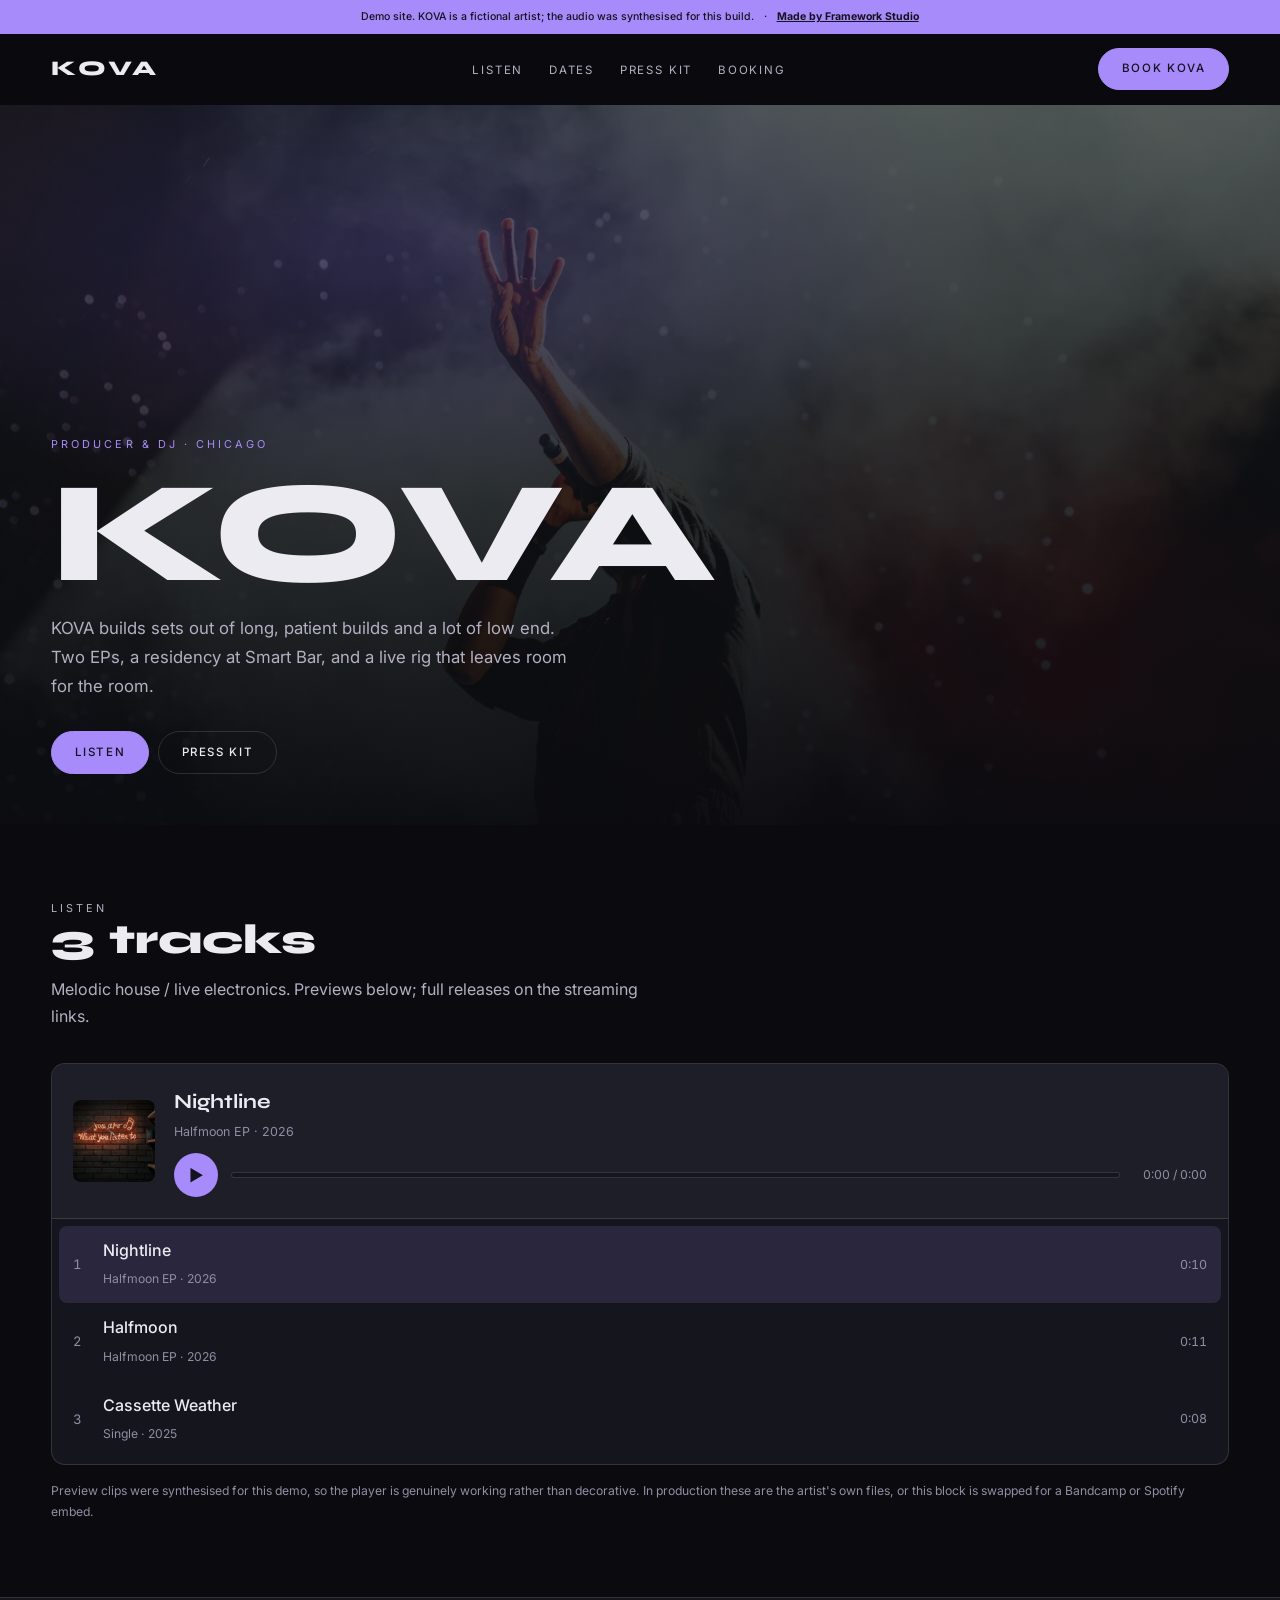
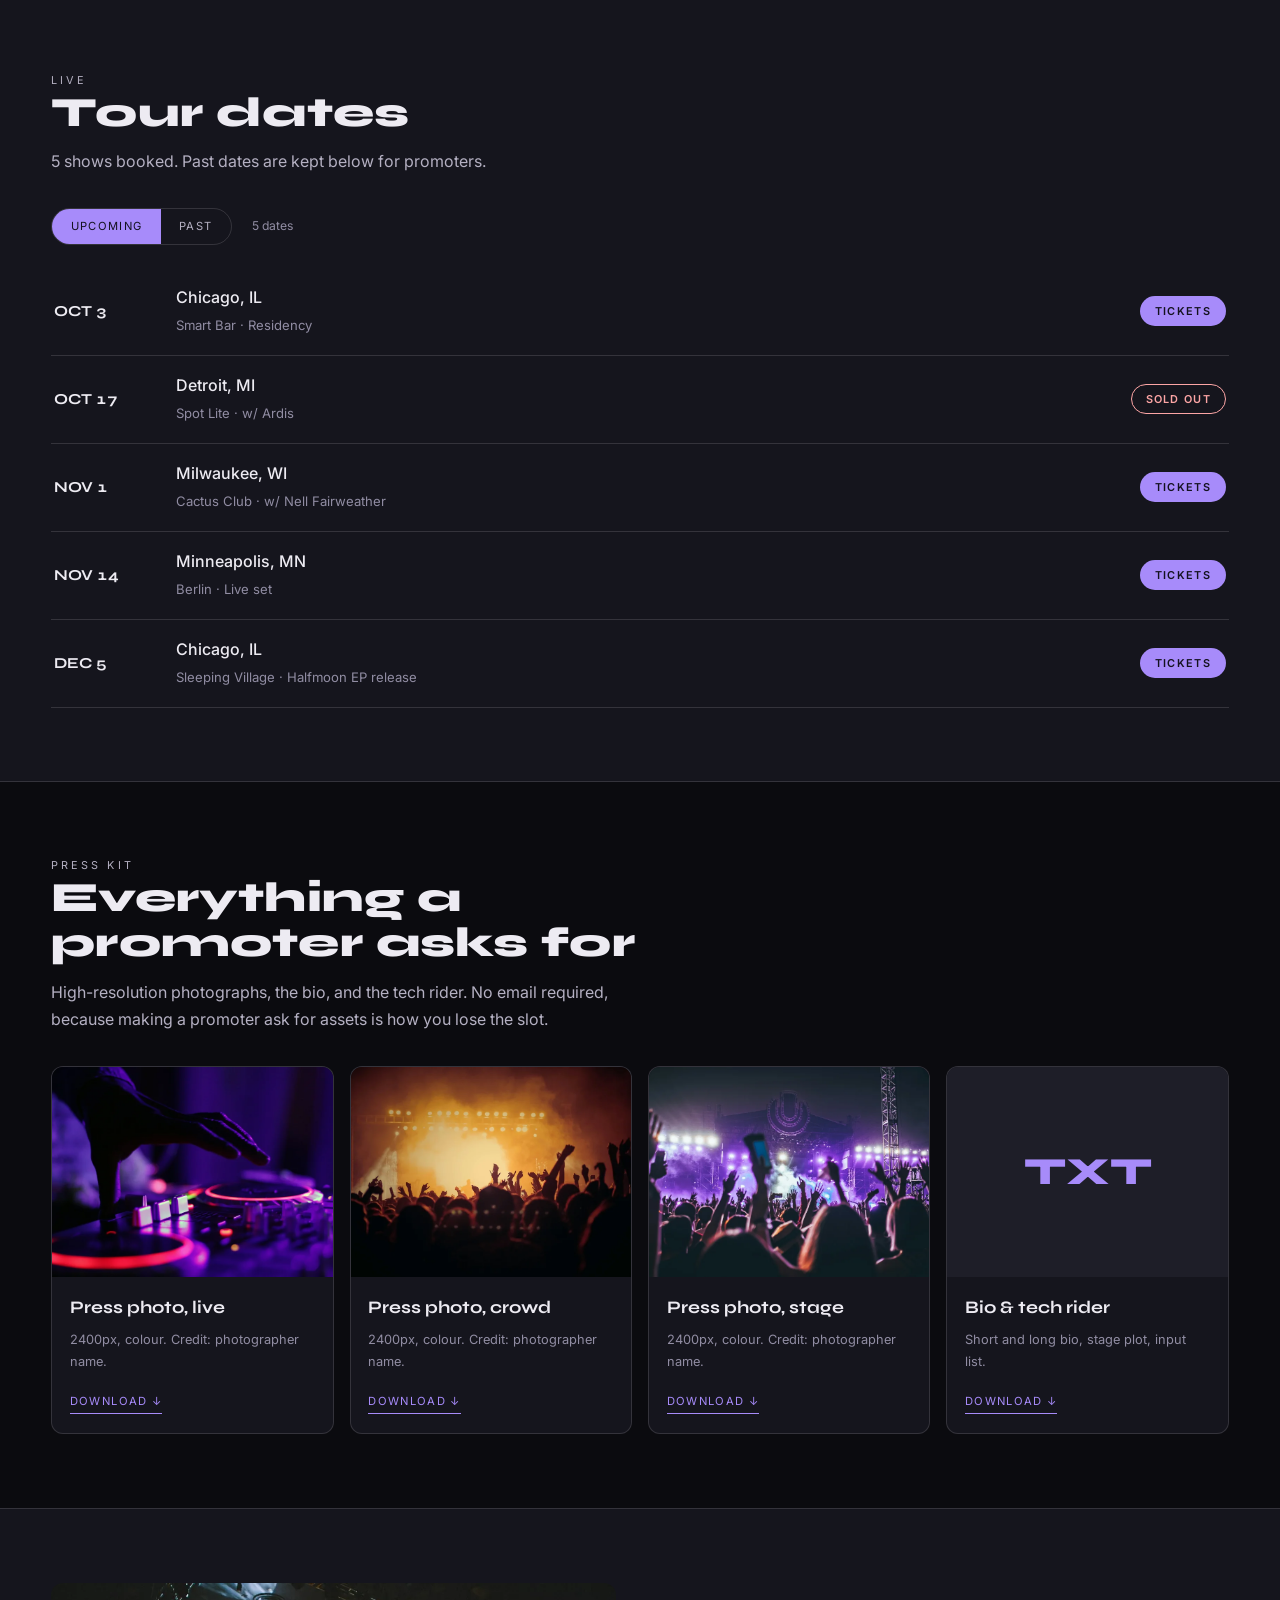
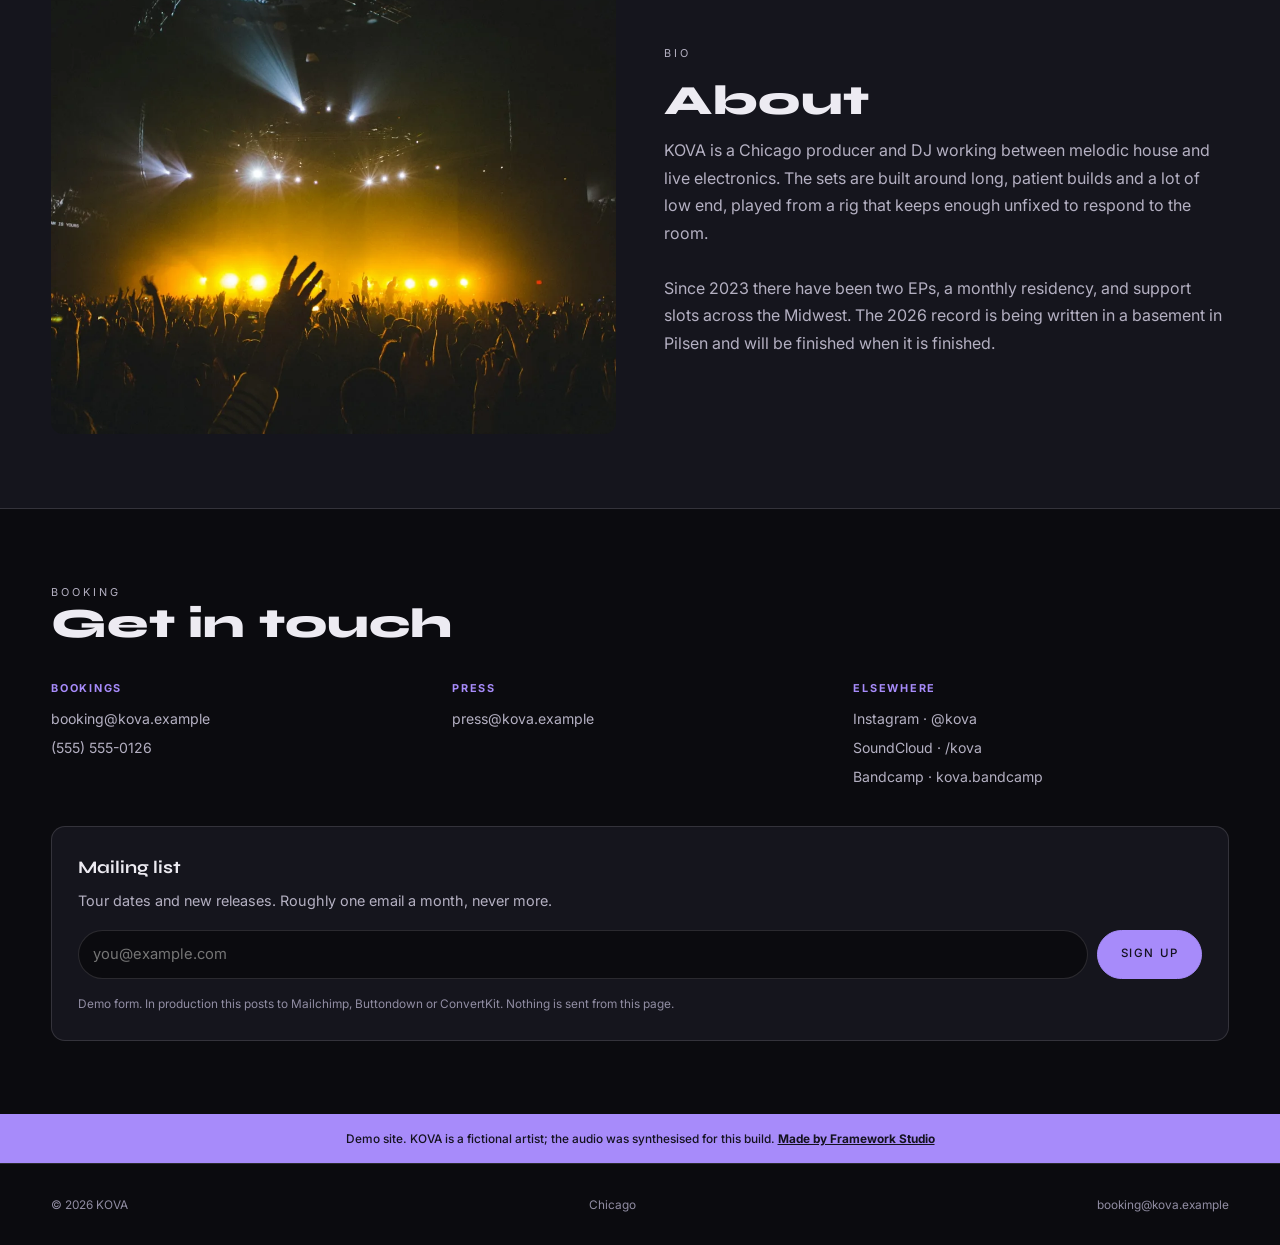
<file: index.html>
<!DOCTYPE html>
<html lang="en">
<head>
<meta charset="utf-8">
<meta name="viewport" content="width=device-width,initial-scale=1">
<title>KOVA | Producer &amp; DJ, Chicago</title>
<meta name="description" content="KOVA builds sets out of long, patient builds and a lot of low end. Two EPs, a residency at Smart Bar, and a live rig that leaves room for the room.">
<meta property="og:title" content="KOVA — Producer &amp; DJ">
<meta property="og:description" content="KOVA builds sets out of long, patient builds and a lot of low end. Two EPs, a residency at Smart Bar, and a live rig that leaves room for the room.">
<link rel="preconnect" href="https://fonts.googleapis.com">
<link rel="preconnect" href="https://fonts.gstatic.com" crossorigin>
<link href="https://fonts.googleapis.com/css2?family=Syne:wght@700;800&family=Inter:wght@300;400;500;600&display=swap" rel="stylesheet">
<link rel="stylesheet" href="assets/css/styles.css">
<script type="application/ld+json">{"@context":"https://schema.org","@type":"MusicGroup","name":"KOVA","description":"KOVA builds sets out of long, patient builds and a lot of low end. Two EPs, a residency at Smart Bar, and a live rig that leaves room for the room.","genre":"Melodic house / live electronics","email":"booking@kova.example","foundingLocation":"Chicago","event":[{"@type":"MusicEvent","name":"KOVA at Smart Bar","startDate":"2026-10-03","location":{"@type":"Place","name":"Smart Bar","address":"Chicago, IL"}},{"@type":"MusicEvent","name":"KOVA at Spot Lite","startDate":"2026-10-17","location":{"@type":"Place","name":"Spot Lite","address":"Detroit, MI"}},{"@type":"MusicEvent","name":"KOVA at Cactus Club","startDate":"2026-11-01","location":{"@type":"Place","name":"Cactus Club","address":"Milwaukee, WI"}},{"@type":"MusicEvent","name":"KOVA at Berlin","startDate":"2026-11-14","location":{"@type":"Place","name":"Berlin","address":"Minneapolis, MN"}},{"@type":"MusicEvent","name":"KOVA at Sleeping Village","startDate":"2026-12-05","location":{"@type":"Place","name":"Sleeping Village","address":"Chicago, IL"}}]}</script>
</head>
<body>
<a class="skip" href="#listen">Skip to the music</a>
<div class="demo-bar" role="note"><p>Demo site. KOVA is a fictional artist; the audio was synthesised for this build.</p><span class="sep">&middot;</span>
  <a href="https://tahvia127.github.io/framework-studio/" target="_blank" rel="noopener noreferrer">Made by Framework Studio</a></div>

<header class="nav" id="nav"><div class="shell">
  <a class="logo" href="#top">KOVA</a>
  <nav aria-label="Primary"><ul>
    <li><a href="#listen">Listen</a></li>
    <li><a href="#dates">Dates</a></li>
    <li><a href="#kit">Press kit</a></li>
    <li><a href="#booking">Booking</a></li>
  </ul></nav>
  <a class="btn fill" href="#booking">Book KOVA</a>
</div></header>

<header class="hero" id="top">
  <img src="assets/img/hero.webp" alt="" width="1600" height="1067" fetchpriority="high">
  <div class="inner"><div class="shell">
    <p class="eyebrow">Producer &amp; DJ &middot; Chicago</p>
    <h1>KOVA</h1>
    <p class="sub">KOVA builds sets out of long, patient builds and a lot of low end. Two EPs, a residency at Smart Bar, and a live rig that leaves room for the room.</p>
    <div class="cta">
      <a class="btn fill" href="#listen">Listen</a>
      <a class="btn ghost" href="#kit">Press kit</a>
    </div>
  </div></div>
</header>

<main>

<section class="section" id="listen"><div class="shell">
  <div class="head rv"><p class="eyebrow">Listen</p><h2>3 tracks</h2>
    <p>Melodic house / live electronics. Previews below; full releases on the streaming links.</p></div>
  <div class="player rv">
    <div class="now">
      <div class="art"><img id="nowArt" src="assets/img/art-1.webp" alt="" width="700" height="700"></div>
      <div>
        <p class="t" id="nowTitle">&nbsp;</p>
        <p class="r" id="nowRel">&nbsp;</p>
        <div class="bar">
          <button class="playbtn" id="playBtn" type="button" aria-label="Play">&#9654;</button>
          <div class="seek" id="seek" role="slider" tabindex="0" aria-label="Seek" aria-valuemin="0" aria-valuemax="100" aria-valuenow="0"><div class="fill" id="seekFill"></div></div>
          <span class="time" id="time">0:00 / 0:00</span>
        </div>
      </div>
    </div>
    <ul class="tracks">
        <li data-i="0" aria-current="true">
          <span class="n">1</span>
          <span><span class="ti">Nightline</span><br><span class="re">Halfmoon EP &middot; 2026</span></span>
          <span class="du" data-dur="0">--:--</span>
        </li>
        <li data-i="1" >
          <span class="n">2</span>
          <span><span class="ti">Halfmoon</span><br><span class="re">Halfmoon EP &middot; 2026</span></span>
          <span class="du" data-dur="1">--:--</span>
        </li>
        <li data-i="2" >
          <span class="n">3</span>
          <span><span class="ti">Cassette Weather</span><br><span class="re">Single &middot; 2025</span></span>
          <span class="du" data-dur="2">--:--</span>
        </li></ul>
  </div>
  <p class="playernote">Preview clips were synthesised for this demo, so the player is genuinely working rather than decorative. In production these are the artist's own files, or this block is swapped for a Bandcamp or Spotify embed.</p>
</div></section>

<section class="section section-alt" id="dates"><div class="shell">
  <div class="head rv"><p class="eyebrow">Live</p><h2>Tour dates</h2>
    <p>5 shows booked. Past dates are kept below for promoters.</p></div>
  <div class="togg rv" role="group" aria-label="Which dates">
    <button type="button" data-w="upcoming" aria-pressed="true">Upcoming</button>
    <button type="button" data-w="past" aria-pressed="false">Past</button>
  </div>
  <span class="playernote" id="dateCount" aria-live="polite" style="margin-inline-start:1rem"></span>
  <ul class="dates rv">
      <li class="date" data-when="upcoming">
        <span class="dt"><time datetime="2026-10-03">OCT 3</time></span>
        <span><span class="ci">Chicago, IL</span><br><span class="ve">Smart Bar &middot; Residency</span></span>
        <a class="st tickets" href="#booking">Tickets</a>
      </li>
      <li class="date" data-when="upcoming">
        <span class="dt"><time datetime="2026-10-17">OCT 17</time></span>
        <span><span class="ci">Detroit, MI</span><br><span class="ve">Spot Lite &middot; w/ Ardis</span></span>
        <span class="st soldout">Sold out</span>
      </li>
      <li class="date" data-when="upcoming">
        <span class="dt"><time datetime="2026-11-01">NOV 1</time></span>
        <span><span class="ci">Milwaukee, WI</span><br><span class="ve">Cactus Club &middot; w/ Nell Fairweather</span></span>
        <a class="st tickets" href="#booking">Tickets</a>
      </li>
      <li class="date" data-when="upcoming">
        <span class="dt"><time datetime="2026-11-14">NOV 14</time></span>
        <span><span class="ci">Minneapolis, MN</span><br><span class="ve">Berlin &middot; Live set</span></span>
        <a class="st tickets" href="#booking">Tickets</a>
      </li>
      <li class="date" data-when="upcoming">
        <span class="dt"><time datetime="2026-12-05">DEC 5</time></span>
        <span><span class="ci">Chicago, IL</span><br><span class="ve">Sleeping Village &middot; Halfmoon EP release</span></span>
        <a class="st tickets" href="#booking">Tickets</a>
      </li>
      <li class="date is-past" data-when="past">
        <span class="dt"><time datetime="2026-08-22">AUG 22</time></span>
        <span><span class="ci">Chicago, IL</span><br><span class="ve">Smart Bar &middot; Residency</span></span>
        <span class="st past">Past</span>
      </li>
      <li class="date is-past" data-when="past">
        <span class="dt"><time datetime="2026-07-11">JUL 11</time></span>
        <span><span class="ci">Columbus, OH</span><br><span class="ve">Ace of Cups &middot; w/ Marisol Vega</span></span>
        <span class="st past">Past</span>
      </li>
      <li class="date is-past" data-when="past">
        <span class="dt"><time datetime="2026-06-28">JUN 28</time></span>
        <span><span class="ci">Chicago, IL</span><br><span class="ve">Empty Bottle &middot; Live set</span></span>
        <span class="st past">Past</span>
      </li>
  </ul>
</div></section>

<section class="section" id="kit"><div class="shell">
  <div class="head rv"><p class="eyebrow">Press kit</p><h2>Everything a promoter asks for</h2>
    <p>High-resolution photographs, the bio, and the tech rider. No email required, because making a promoter ask for assets is how you lose the slot.</p></div>
  <div class="kit">
      <article class="kitcard rv">
        <div class="im"><img src="assets/img/press-1.webp" alt="Press photo, live" loading="lazy" width="900" height="675"></div>
        <div class="bd"><h3>Press photo, live</h3><p>2400px, colour. Credit: photographer name.</p>
          <a class="dl" href="assets/img/press-1.webp" download>Download</a></div>
      </article>
      <article class="kitcard rv">
        <div class="im"><img src="assets/img/press-2.webp" alt="Press photo, crowd" loading="lazy" width="900" height="675"></div>
        <div class="bd"><h3>Press photo, crowd</h3><p>2400px, colour. Credit: photographer name.</p>
          <a class="dl" href="assets/img/press-2.webp" download>Download</a></div>
      </article>
      <article class="kitcard rv">
        <div class="im"><img src="assets/img/press-3.webp" alt="Press photo, stage" loading="lazy" width="900" height="675"></div>
        <div class="bd"><h3>Press photo, stage</h3><p>2400px, colour. Credit: photographer name.</p>
          <a class="dl" href="assets/img/press-3.webp" download>Download</a></div>
      </article>
      <article class="kitcard rv">
        <div class="im" style="display:grid;place-items:center;background:var(--surface-2)">
          <span style="font-family:var(--f-d);font-weight:800;font-size:2.4rem;color:var(--violet)">TXT</span>
        </div>
        <div class="bd"><h3>Bio &amp; tech rider</h3><p>Short and long bio, stage plot, input list.</p>
          <a class="dl" href="assets/press/kova-bio-and-rider.txt" download>Download</a></div>
      </article>
  </div>
</div></section>

<section class="section section-alt"><div class="shell split">
  <div class="im rv"><img src="assets/img/live.webp" alt="" loading="lazy" width="1200" height="960"></div>
  <div class="rv">
    <p class="eyebrow">Bio</p><h2>About</h2>
    <p>KOVA is a Chicago producer and DJ working between melodic house and live electronics. The sets are built around long, patient builds and a lot of low end, played from a rig that keeps enough unfixed to respond to the room.

Since 2023 there have been two EPs, a monthly residency, and support slots across the Midwest. The 2026 record is being written in a basement in Pilsen and will be finished when it is finished.</p>
  </div>
</div></section>

<section class="section" id="booking"><div class="shell">
  <div class="head rv"><p class="eyebrow">Booking</p><h2>Get in touch</h2></div>
  <div class="info">
    <div class="rv"><h4>Bookings</h4><p><a href="mailto:booking@kova.example">booking@kova.example</a></p><p><a href="tel:5555550126">(555) 555-0126</a></p></div>
    <div class="rv"><h4>Press</h4><p><a href="mailto:press@kova.example">press@kova.example</a></p></div>
    <div class="rv"><h4>Elsewhere</h4><p>Instagram &middot; @kova</p><p>SoundCloud &middot; /kova</p><p>Bandcamp &middot; kova.bandcamp</p></div>
  </div>
  <div class="signup rv" style="margin-top:2rem">
    <h3>Mailing list</h3>
    <p style="margin:0;color:var(--soft);font-size:.9rem">Tour dates and new releases. Roughly one email a month, never more.</p>
    <form id="mail" novalidate>
      <input id="mailInput" type="email" placeholder="you@example.com" aria-label="Your email address" autocomplete="email">
      <button class="btn fill" type="submit">Sign up</button>
    </form>
    <p class="signote">Demo form. In production this posts to Mailchimp, Buttondown or ConvertKit. Nothing is sent from this page.</p>
  </div>
</div></section>

</main>

<div class="demo-foot">Demo site. KOVA is a fictional artist; the audio was synthesised for this build.
  <a href="https://tahvia127.github.io/framework-studio/" target="_blank" rel="noopener noreferrer">Made by Framework Studio</a></div>
<footer><div class="shell">
  <span>&copy; <span id="yr">2026</span> KOVA</span>
  <span>Chicago</span>
  <span><a href="mailto:booking@kova.example">booking@kova.example</a></span>
</div></footer>
<script>
var TRACKS=[{"t":"Nightline","r":"Halfmoon EP","y":2026,"art":"assets/img/art-1.webp","src":"assets/audio/nightline.wav"},{"t":"Halfmoon","r":"Halfmoon EP","y":2026,"art":"assets/img/art-2.webp","src":"assets/audio/halfmoon.wav"},{"t":"Cassette Weather","r":"Single","y":2025,"art":"assets/img/art-3.webp","src":"assets/audio/cassette.wav"}];
document.getElementById('yr').textContent=new Date().getFullYear();
var nav=document.getElementById('nav');
addEventListener('scroll',function(){nav.classList.toggle('stuck',scrollY>12)},{passive:true});
if('IntersectionObserver' in window && !matchMedia('(prefers-reduced-motion: reduce)').matches){
  var io=new IntersectionObserver(function(es){es.forEach(function(e){
    if(e.isIntersecting){e.target.classList.add('in');io.unobserve(e.target)}})},{threshold:.05});
  document.querySelectorAll('.rv').forEach(function(el){io.observe(el)});
}else{document.querySelectorAll('.rv').forEach(function(el){el.classList.add('in')})}

/* ---------- player ---------- */
var au=new Audio(), cur=0, playing=false;
au.preload='metadata';
var $=function(s){return document.querySelector(s)};
var elArt=$('#nowArt'), elTitle=$('#nowTitle'), elRel=$('#nowRel'),
    btn=$('#playBtn'), seek=$('#seek'), fill=$('#seekFill'), time=$('#time'),
    list=document.querySelectorAll('.tracks li');

function mmss(s){ if(!isFinite(s)) return '0:00';
  var m=Math.floor(s/60), r=Math.floor(s%60); return m+':'+(r<10?'0':'')+r }
function load(i,auto){
  cur=(i+TRACKS.length)%TRACKS.length;
  var t=TRACKS[cur];
  au.src=t.src; elArt.src=t.art; elArt.alt=t.t+' artwork';
  elTitle.textContent=t.t; elRel.textContent=t.r+' · '+t.y;
  list.forEach(function(li,n){ li.setAttribute('aria-current',String(n===cur)) });
  fill.style.width='0%'; time.textContent='0:00 / 0:00';
  /* calling play() straight after setting src aborts on the pending load,
     so wait until the browser can actually start */
  if(auto){
    if(au.readyState>=3){ play() }
    else { au.addEventListener('canplay',function once(){ au.removeEventListener('canplay',once); play() }) }
  }
}
function play(){ au.play().then(function(){ playing=true; btn.textContent='❚❚'; btn.setAttribute('aria-label','Pause') })
  .catch(function(){ playing=false; btn.textContent='▶'; btn.setAttribute('aria-label','Play') }) }
function pause(){ au.pause(); playing=false; btn.textContent='▶'; btn.setAttribute('aria-label','Play') }
btn.addEventListener('click',function(){ playing?pause():play() });
list.forEach(function(li){ li.addEventListener('click',function(){ load(+li.dataset.i,true) }) });
au.addEventListener('timeupdate',function(){
  if(!au.duration) return;
  fill.style.width=(au.currentTime/au.duration*100)+'%';
  time.textContent=mmss(au.currentTime)+' / '+mmss(au.duration);
});
au.addEventListener('ended',function(){ load(cur+1,true) });
seek.addEventListener('click',function(e){
  if(!au.duration) return;
  var r=seek.getBoundingClientRect();
  au.currentTime=Math.min(au.duration,Math.max(0,(e.clientX-r.left)/r.width*au.duration));
});
/* durations for the list, read from metadata without downloading the whole file */
TRACKS.forEach(function(t,i){
  var probe=new Audio(); probe.preload='metadata'; probe.src=t.src;
  probe.addEventListener('loadedmetadata',function(){
    var el=document.querySelector('[data-dur="'+i+'"]'); if(el) el.textContent=mmss(probe.duration);
  });
});
load(0,false);

/* ---------- dates toggle ---------- */
var dbtns=document.querySelectorAll('.togg button'), rows=document.querySelectorAll('.date');
function showWhen(w){
  rows.forEach(function(r){ r.hidden = r.dataset.when!==w });
  var n=[].slice.call(rows).filter(function(r){return !r.hidden}).length;
  document.getElementById('dateCount').textContent = n + (n===1?' date':' dates');
}
dbtns.forEach(function(b){ b.addEventListener('click',function(){
  dbtns.forEach(function(o){o.setAttribute('aria-pressed',String(o===b))});
  showWhen(b.dataset.w);
})});
showWhen('upcoming');

/* ---------- mailing list ---------- */
$('#mail').addEventListener('submit',function(e){
  e.preventDefault();
  var inp=$('#mailInput'), v=inp.value.trim(), old=$('.sigok');
  if(old) old.remove();
  inp.classList.remove('err');
  if(!/^[^@\s]+@[^@\s]+\.[^@\s]+$/.test(v)){ inp.classList.add('err'); inp.focus(); return }
  var p=document.createElement('p'); p.className='sigok';
  p.textContent='Thanks. In production this would add '+v+' to the mailing list. Nothing was sent from this demo.';
  this.after(p); inp.value='';
});
</script>
</body>
</html>
</file>
<file: assets/css/styles.css>
/* ============================================================
   KOVA — electronic press kit. Dark-first.
   ============================================================ */
:root{
  --bg:#0B0B0F;--surface:#15151D;--surface-2:#1E1E28;--line:rgba(237,235,242,.14);
  --text:#EDEBF2;--soft:#B4B0C2;--faint:#918DA3;
  --violet:#A78BFA;--violet-dim:#7C5CE0;--violet-wash:rgba(167,139,250,.14);
  --ok:#6EE7A8;--warn:#FCA5A5;
  --f-d:'Syne',system-ui,sans-serif;
  --f-b:'Inter',-apple-system,BlinkMacSystemFont,'Segoe UI',sans-serif;
  --shell:min(1240px,92vw);--e:cubic-bezier(.22,.61,.36,1);--bar:34px;
}
*,*::before,*::after{box-sizing:border-box}
html{scroll-behavior:smooth;-webkit-text-size-adjust:100%;color-scheme:dark}
@media (prefers-reduced-motion:reduce){html{scroll-behavior:auto}
  *,*::before,*::after{animation:none!important;transition:none!important}}
body{margin:0;padding-block-start:var(--bar);background:var(--bg);color:var(--text);font-family:var(--f-b);
  font-size:clamp(.93rem,.9rem + .15vw,1rem);line-height:1.72;-webkit-font-smoothing:antialiased;overflow-x:hidden}
img{max-width:100%;display:block}
a{color:inherit;text-decoration:none}
button,input{font:inherit}button{cursor:pointer}
:focus-visible{outline:2.5px solid var(--violet);outline-offset:3px;border-radius:3px}
.shell{width:var(--shell);margin-inline:auto}
.skip{position:absolute;left:-9999px}
.skip:focus{left:1rem;top:1rem;z-index:500;background:var(--violet);color:#12121A;padding:.7rem 1.1rem;border-radius:6px}

.demo-bar{position:fixed;top:0;inset-inline:0;z-index:400;height:var(--bar);display:flex;align-items:center;
  justify-content:center;gap:.6rem;background:var(--violet);color:#14121F;font-size:.66rem;padding:0 1rem;font-weight:500}
.demo-bar p{margin:0;overflow:hidden;text-overflow:ellipsis;white-space:nowrap}
.demo-bar a{text-decoration:underline;white-space:nowrap;font-weight:700}
.demo-foot{background:var(--violet);color:#14121F;text-align:center;padding:.9rem 1rem;font-size:.74rem;font-weight:500}
.demo-foot a{text-decoration:underline;font-weight:700}

/* nav */
.nav{position:sticky;top:var(--bar);z-index:300;padding:.85rem 0;background:color-mix(in srgb,var(--bg) 88%,transparent);
  backdrop-filter:blur(12px);border-block-end:1px solid transparent;transition:border-color .3s}
.nav.stuck{border-block-end-color:var(--line)}
.nav .shell{display:flex;align-items:center;justify-content:space-between;gap:1rem;flex-wrap:wrap}
.logo{font-family:var(--f-d);font-weight:800;font-size:1.3rem;letter-spacing:.16em}
.nav ul{display:flex;gap:1.6rem;list-style:none;margin:0;padding:0;align-items:center}
.nav ul a{font-size:.72rem;letter-spacing:.16em;text-transform:uppercase;color:var(--soft);position:relative;padding-block-end:3px}
.nav ul a::after{content:'';position:absolute;left:0;bottom:0;width:100%;height:1px;background:var(--violet);
  transform:scaleX(0);transform-origin:right;transition:transform .4s var(--e)}
.nav ul a:hover{color:var(--text)}.nav ul a:hover::after{transform:scaleX(1);transform-origin:left}
.btn{display:inline-block;padding:.66rem 1.4rem;border-radius:999px;font-size:.72rem;letter-spacing:.14em;
  text-transform:uppercase;font-weight:500;border:1px solid var(--violet);color:var(--violet);
  background:transparent;transition:all .3s var(--e)}
.btn:hover{background:var(--violet);color:#14121F;transform:translateY(-2px)}
.btn.fill{background:var(--violet);color:#14121F}
.btn.fill:hover{background:#C4B0FF;border-color:#C4B0FF}
.btn.ghost{border-color:var(--line);color:var(--text)}
.btn.ghost:hover{background:var(--text);color:var(--bg);border-color:var(--text)}

/* hero */
.hero{position:relative;min-height:min(84vh,720px);display:grid;align-items:end;overflow:hidden}
.hero>img{position:absolute;inset:0;width:100%;height:100%;object-fit:cover;opacity:.55}
.hero::after{content:'';position:absolute;inset:0;
  background:radial-gradient(80% 60% at 30% 20%,rgba(124,92,224,.22),transparent 60%),
             linear-gradient(180deg,rgba(11,11,15,.4),rgba(11,11,15,.96))}
.hero .inner{position:relative;z-index:2;padding:5rem 0 3.2rem}
.eyebrow{font-size:.68rem;letter-spacing:.28em;text-transform:uppercase;color:var(--violet);margin:0 0 1.1rem}
h1{font-family:var(--f-d);font-weight:800;font-size:clamp(3.4rem,13vw,9rem);line-height:.88;
  letter-spacing:.02em;margin:0 0 1rem}
.hero .sub{font-size:1.05rem;color:var(--soft);max-width:48ch;margin:0 0 1.9rem}
.hero .cta{display:flex;gap:.6rem;flex-wrap:wrap;align-items:center}

.section{padding:clamp(2.8rem,6vw,4.6rem) 0}
.section-alt{background:var(--surface);border-block:1px solid var(--line)}
h2{font-family:var(--f-d);font-weight:800;font-size:clamp(1.7rem,3.8vw,2.6rem);line-height:1.1;
  letter-spacing:.005em;margin:0 0 .8rem}
h3{font-family:var(--f-d);font-weight:700;font-size:1.1rem;margin:0 0 .35rem}
.head{max-width:62ch;margin-block-end:2rem}
.head p{color:var(--soft);margin:0}

/* player */
.player{background:var(--surface);border:1px solid var(--line);border-radius:14px;overflow:hidden}
.now{display:grid;grid-template-columns:auto 1fr;gap:1.2rem;padding:1.3rem;align-items:center;
  border-block-end:1px solid var(--line);background:var(--surface-2)}
.now .art{width:82px;height:82px;border-radius:8px;overflow:hidden;background:var(--bg);flex:none}
.now .art img{width:100%;height:100%;object-fit:cover}
.now .t{font-family:var(--f-d);font-weight:700;font-size:1.25rem;margin:0}
.now .r{font-size:.78rem;color:var(--faint);margin:.1rem 0 .7rem}
.bar{display:flex;align-items:center;gap:.8rem}
.playbtn{width:44px;height:44px;border-radius:50%;border:0;background:var(--violet);color:#14121F;
  display:grid;place-items:center;font-size:1rem;flex:none;transition:background .25s,transform .25s}
.playbtn:hover{background:#C4B0FF;transform:scale(1.05)}
.seek{flex:1;height:6px;border-radius:99px;background:var(--surface);position:relative;cursor:pointer;border:1px solid var(--line)}
.seek .fill{position:absolute;inset-block:0;inset-inline-start:0;width:0;background:var(--violet);border-radius:99px}
.time{font-variant-numeric:tabular-nums;font-size:.76rem;color:var(--faint);flex:none;min-width:74px;text-align:end}
.tracks{list-style:none;margin:0;padding:.4rem}
.tracks li{display:grid;grid-template-columns:auto 1fr auto;gap:.9rem;align-items:center;
  padding:.7rem .9rem;border-radius:8px;cursor:pointer;transition:background .2s}
.tracks li:hover{background:var(--surface-2)}
.tracks li[aria-current="true"]{background:var(--violet-wash)}
.tracks .n{font-variant-numeric:tabular-nums;color:var(--faint);font-size:.82rem;width:1.2em}
.tracks .ti{font-weight:500}
.tracks .re{font-size:.76rem;color:var(--faint)}
.tracks .du{font-variant-numeric:tabular-nums;font-size:.78rem;color:var(--faint)}
.playernote{font-size:.76rem;color:var(--faint);margin:1rem 0 0}

/* dates */
.dates{list-style:none;margin:0;padding:0}
.date{display:grid;grid-template-columns:auto 1fr auto;gap:1.2rem;align-items:center;
  padding:1rem .2rem;border-block-end:1px solid var(--line);transition:background .2s}
.date[hidden]{display:none}
.date:hover{background:var(--surface)}
.date .dt{font-family:var(--f-d);font-weight:700;font-size:.95rem;min-width:6.4rem;font-variant-numeric:tabular-nums}
.date .ci{font-weight:500}
.date .ve{font-size:.82rem;color:var(--faint)}
.date .st{font-size:.68rem;letter-spacing:.12em;text-transform:uppercase;font-weight:600;
  border-radius:999px;padding:.28rem .85rem;white-space:nowrap;border:1px solid transparent}
.st.tickets{color:#14121F;background:var(--violet)}
.st.soldout{color:var(--warn);border-color:var(--warn)}
.st.past{color:var(--faint);border-color:var(--line)}
.date.is-past{opacity:.62}
.togg{display:inline-flex;border:1px solid var(--line);border-radius:999px;overflow:hidden;margin-block-end:1.4rem}
.togg button{padding:.5rem 1.15rem;font-size:.7rem;letter-spacing:.12em;text-transform:uppercase;
  background:transparent;border:0;color:var(--soft)}
.togg button[aria-pressed="true"]{background:var(--violet);color:#14121F}

/* press kit */
.kit{display:grid;gap:1rem;grid-template-columns:repeat(auto-fit,minmax(220px,1fr))}
.kitcard{background:var(--surface);border:1px solid var(--line);border-radius:12px;overflow:hidden;display:flex;flex-direction:column}
.kitcard .im{aspect-ratio:4/3;overflow:hidden;background:var(--surface-2)}
.kitcard .im img{width:100%;height:100%;object-fit:cover;transition:transform .9s var(--e)}
.kitcard:hover .im img{transform:scale(1.05)}
.kitcard .bd{padding:1rem 1.1rem 1.2rem}
.kitcard p{margin:0 0 .8rem;font-size:.8rem;color:var(--faint)}
.dl{display:inline-block;font-size:.7rem;letter-spacing:.12em;text-transform:uppercase;color:var(--violet);
  border-block-end:1px solid var(--violet);padding-block-end:2px}
.dl::after{content:' ↓'}

/* split */
.split{display:grid;gap:clamp(1.6rem,4vw,3rem);grid-template-columns:1fr;align-items:center}
@media(min-width:900px){.split{grid-template-columns:1fr 1fr}}
.split .im{border-radius:12px;overflow:hidden;aspect-ratio:4/3.2;background:var(--surface)}
.split .im img{width:100%;height:100%;object-fit:cover}
.split p{color:var(--soft);margin:0 0 1rem;max-width:56ch;white-space:pre-line}

/* mailing list */
.signup{background:var(--surface);border:1px solid var(--line);border-radius:14px;padding:1.6rem}
.signup form{display:flex;gap:.6rem;flex-wrap:wrap;margin-block-start:1rem}
.signup input{flex:1;min-width:200px;padding:.7rem .9rem;border-radius:999px;border:1px solid var(--line);
  background:var(--bg);color:var(--text);font-size:.92rem}
.signup input.err{border-color:var(--warn)}
.sigok{margin:.9rem 0 0;color:var(--ok);font-size:.86rem}
.signote{font-size:.74rem;color:var(--faint);margin:.9rem 0 0}

.info{display:grid;gap:1.6rem;grid-template-columns:repeat(auto-fit,minmax(200px,1fr))}
.info h4{font-size:.68rem;letter-spacing:.16em;text-transform:uppercase;color:var(--violet);margin:0 0 .6rem}
.info p{font-size:.88rem;color:var(--soft);margin:0 0 .3rem}

footer{border-block-start:1px solid var(--line);padding:1.9rem 0;font-size:.74rem;color:var(--faint)}
footer .shell{display:flex;justify-content:space-between;gap:1rem;flex-wrap:wrap}
footer a:hover{color:var(--violet)}

.rv{opacity:0;transform:translateY(20px);transition:opacity .8s var(--e),transform .8s var(--e)}
.rv.in{opacity:1;transform:none}
@media (prefers-reduced-motion:reduce){.rv{opacity:1;transform:none}}

@media(max-width:860px){
  .nav nav{order:3;width:100%}
  .nav ul{gap:1.1rem;justify-content:center;width:100%;border-block-start:1px solid var(--line);padding-block-start:.5rem}
  .nav ul a{font-size:.64rem}
  .date{grid-template-columns:1fr auto;row-gap:.3rem}
  .date .dt{grid-column:1/-1}
  .now{grid-template-columns:1fr}
  .now .art{width:64px;height:64px}
}
@media(max-width:640px){:root{--bar:30px}.demo-bar{font-size:.56rem}.demo-bar a,.demo-bar .sep{display:none}}
</file>
